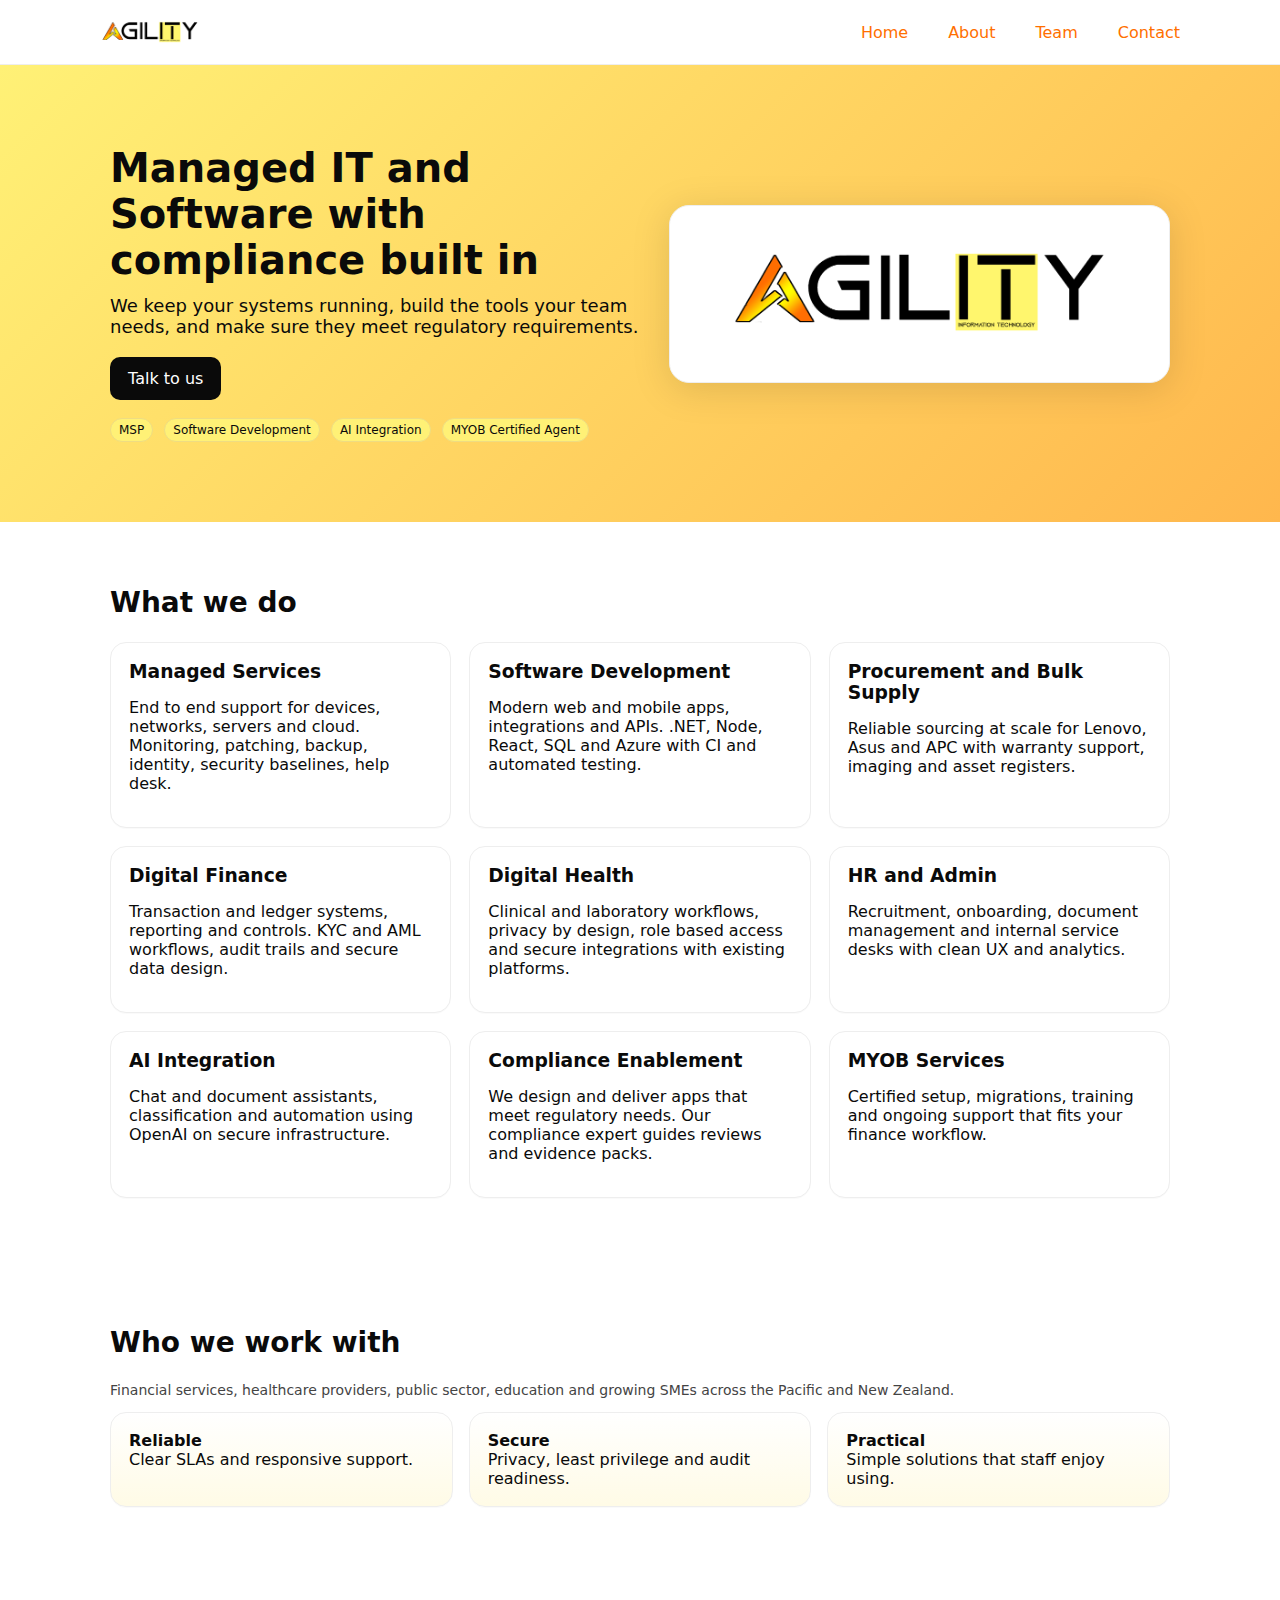
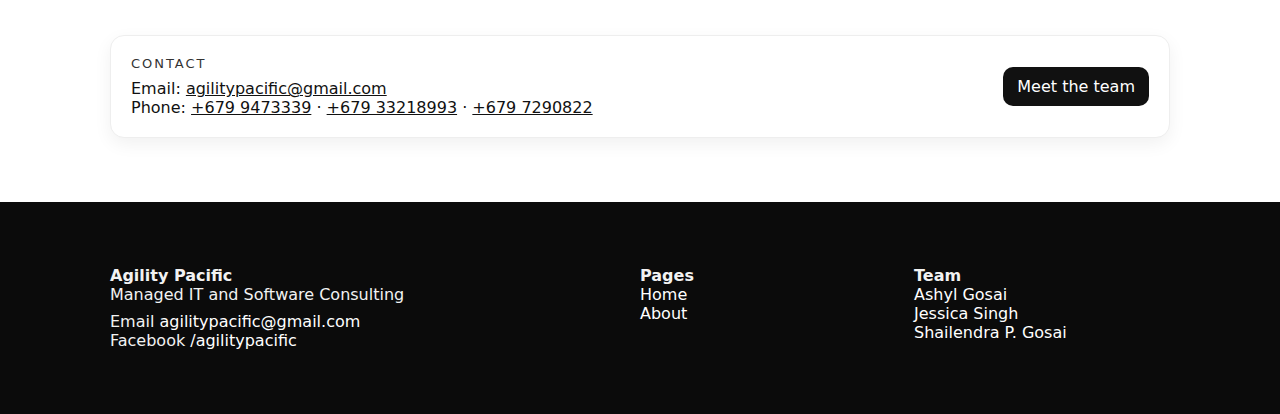
<file: index.html>
﻿<!doctype html>
<html lang="en">
<head>
  <meta charset="utf-8">
  <meta name="viewport" content="width=device-width, initial-scale=1"/>
  <title>Agility Pacific - Managed IT, Software, AI and Compliance</title>
  <meta name="description" content="Agility Pacific is a Fiji based MSP and software consultancy delivering managed IT, digital finance, digital health, HR systems, AI integration and MYOB services."/>
  <link rel="icon" href="assets/img/favicon.png" sizes="any" type="image/png"/>
  <link rel="stylesheet" href="assets/css/styles.css"/>
  <script defer src="assets/js/main.js"></script>
</head>
<body>
<div class="header">
  <div class="container nav">
    <a class="brand" href="index.html">
      <img src="assets/img/logos/ag_logo.png" onerror="this.src='assets/img/logos/ag_logo_3.png'" alt="Agility logo"/>
    </a>
    <nav class="menu">
      <a href="index.html">Home</a>
      <a href="about.html">About</a>
      <a href="about.html#team">Team</a>
      <a href="index.html#contact">Contact</a>
    </nav>
    <button class="mobile" onclick="toggleMenu()">â˜°</button>
  </div>
</div>

<section class="hero">
  <div class="container wrap">
    <div>
      <h2>Managed IT and Software with compliance built in</h2>
      <p>We keep your systems running, build the tools your team needs, and make sure they meet regulatory requirements.</p>
      <a class="cta" href="#contact">Talk to us</a>
      <div style="margin-top:18px">
        <span class="badge">MSP</span>
        <span class="badge">Software Development</span>
        <span class="badge">AI Integration</span>
        <span class="badge">MYOB Certified Agent</span>
      </div>
    </div>
    <div style="text-align:right">
      <span class="hero-logo">
        <img src="assets/img/logos/ag_logo_1.png" alt="Agility emblem" style="height:140px;width:auto"/>
      </span>
    </div>
  </div>
</section>

<section class="section">
  <div class="container">
    <h2>What we do</h2>
    <div class="grid">
      <div class="card">
        <h3>Managed Services</h3>
        <p>End to end support for devices, networks, servers and cloud. Monitoring, patching, backup, identity, security baselines, help desk.</p>
      </div>
      <div class="card">
        <h3>Software Development</h3>
        <p>Modern web and mobile apps, integrations and APIs. .NET, Node, React, SQL and Azure with CI and automated testing.</p>
      </div>
      <div class="card">
        <h3>Procurement and Bulk Supply</h3>
        <p>Reliable sourcing at scale for Lenovo, Asus and APC with warranty support, imaging and asset registers.</p>
      </div>
      <div class="card">
        <h3>Digital Finance</h3>
        <p>Transaction and ledger systems, reporting and controls. KYC and AML workflows, audit trails and secure data design.</p>
      </div>
      <div class="card">
        <h3>Digital Health</h3>
        <p>Clinical and laboratory workflows, privacy by design, role based access and secure integrations with existing platforms.</p>
      </div>
      <div class="card">
        <h3>HR and Admin</h3>
        <p>Recruitment, onboarding, document management and internal service desks with clean UX and analytics.</p>
      </div>
      <div class="card">
        <h3>AI Integration</h3>
        <p>Chat and document assistants, classification and automation using OpenAI on secure infrastructure.</p>
      </div>
      <div class="card">
        <h3>Compliance Enablement</h3>
        <p>We design and deliver apps that meet regulatory needs. Our compliance expert guides reviews and evidence packs.</p>
      </div>
      <div class="card">
        <h3>MYOB Services</h3>
        <p>Certified setup, migrations, training and ongoing support that fits your finance workflow.</p>
      </div>
    </div>
  </div>
</section>

<section class="section">
  <div class="container">
    <h2>Who we work with</h2>
    <p class="note">Financial services, healthcare providers, public sector, education and growing SMEs across the Pacific and New Zealand.</p>
    <div class="values">
      <div class="card"><strong>Reliable</strong><br/>Clear SLAs and responsive support.</div>
      <div class="card"><strong>Secure</strong><br/>Privacy, least privilege and audit readiness.</div>
      <div class="card"><strong>Practical</strong><br/>Simple solutions that staff enjoy using.</div>
    </div>
  </div>
</section>

<section id="contact" class="section">
  <div class="container">
    <div class="cta-bar">
      <div>
        <div class="kicker">Contact</div>
        <div>Email: <a href="mailto:agilitypacific@gmail.com">agilitypacific@gmail.com</a></div>
        <div>Phone: <a href="tel:+6799473339">+679 9473339</a> &middot; <a href="tel:+67933218993">+679 33218993</a> &middot; <a href="tel:+6797290822">+679 7290822</a></div>
      </div>
      <a class="cta-btn" href="about.html#team">Meet the team</a>
    </div>
  </div>
</section>

<footer class="footer section">
  <div class="container grid">
    <div>
      <strong>Agility Pacific</strong><br/>
      Managed IT and Software Consulting
      <div style="margin-top:8px">Email <a href="mailto:agilitypacific@gmail.com">agilitypacific@gmail.com</a></div>
      <div>Facebook <a href="https://www.facebook.com/agilitypacific">/agilitypacific</a></div>
    </div>
    <div>
      <strong>Pages</strong><br/>
      <a href="index.html">Home</a><br/>
      <a href="about.html">About</a>
    </div>
    <div>
      <strong>Team</strong><br/>
      <a href="https://www.linkedin.com/in/agosaicomputerengineer/" target="_blank" rel="noopener">Ashyl Gosai</a><br/>
      <a href="https://www.linkedin.com/in/jessica-singh-96aa4922a/" target="_blank" rel="noopener">Jessica Singh</a><br/>
      <a href="https://www.linkedin.com/in/shailendra-prasad-gosai-08a70b14a/" target="_blank" rel="noopener">Shailendra P. Gosai</a>
    </div>
  </div>
</footer>
</body>
</html>
</file>
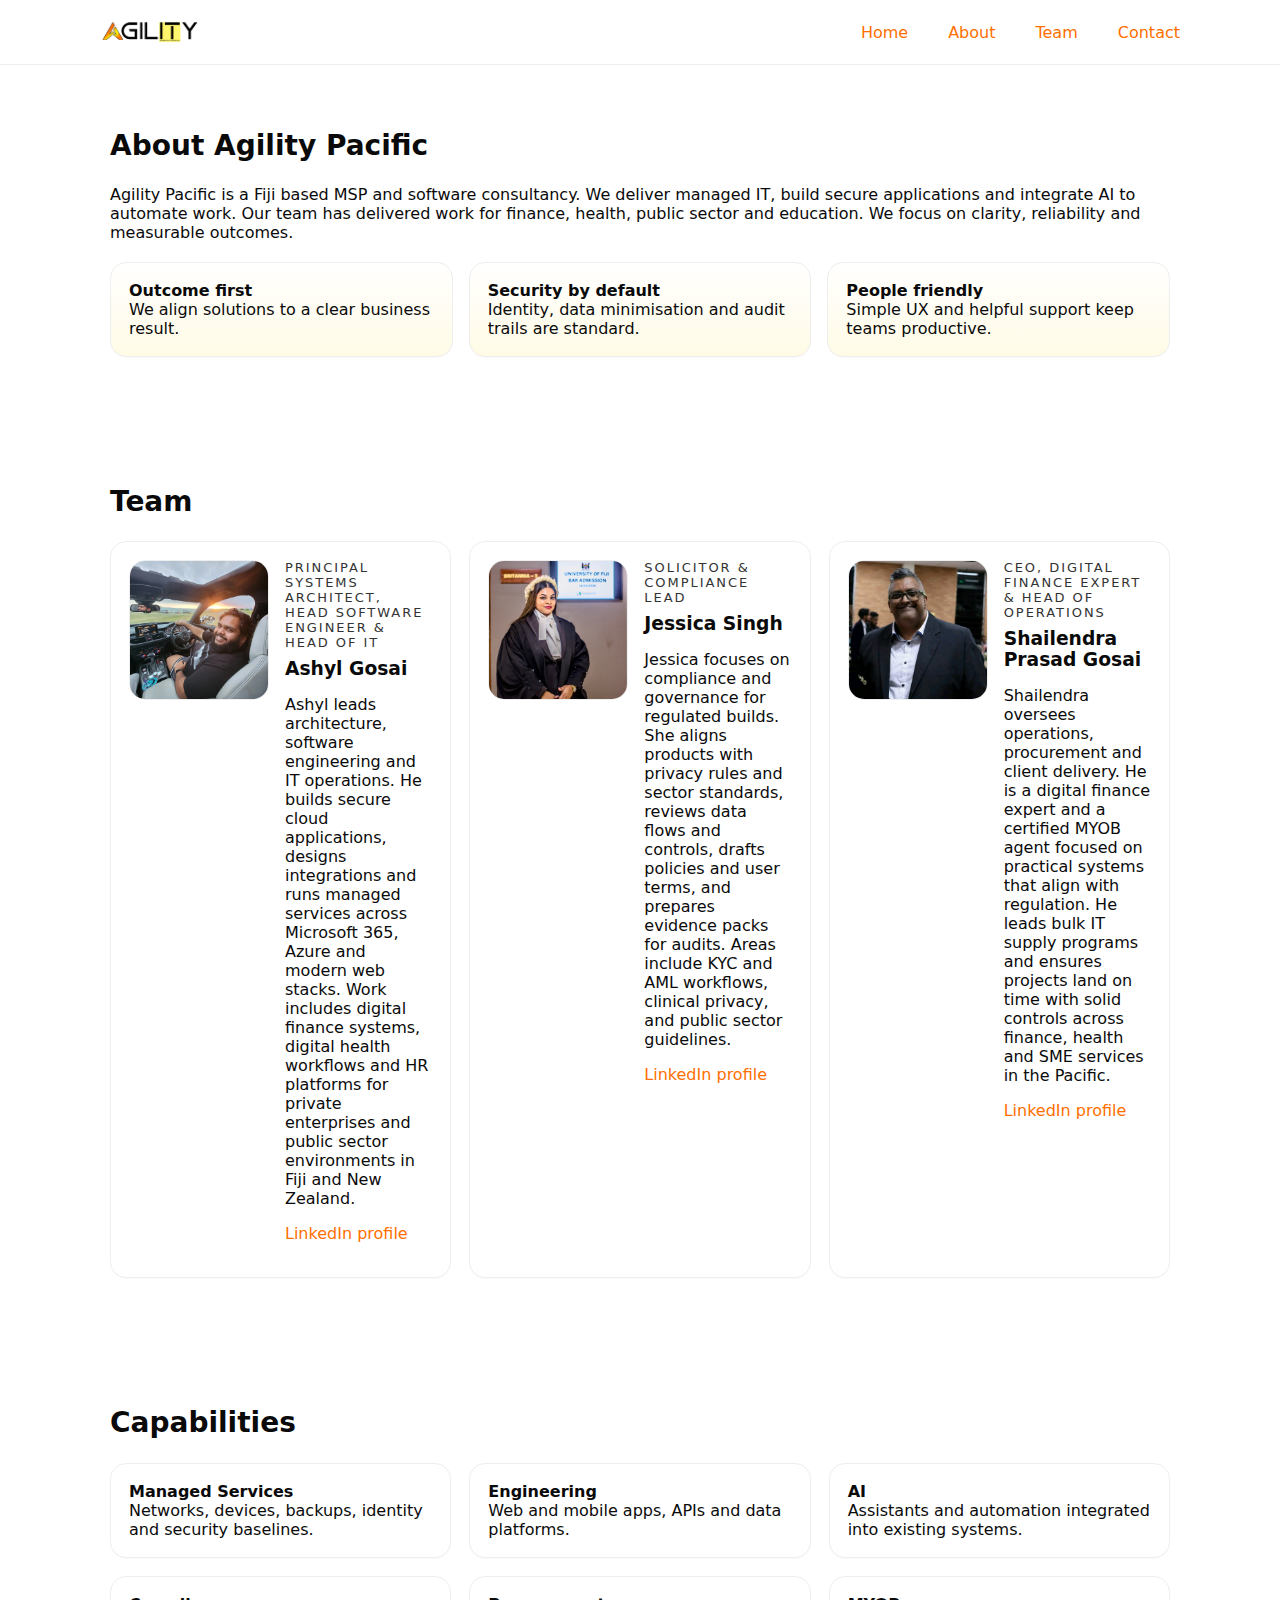
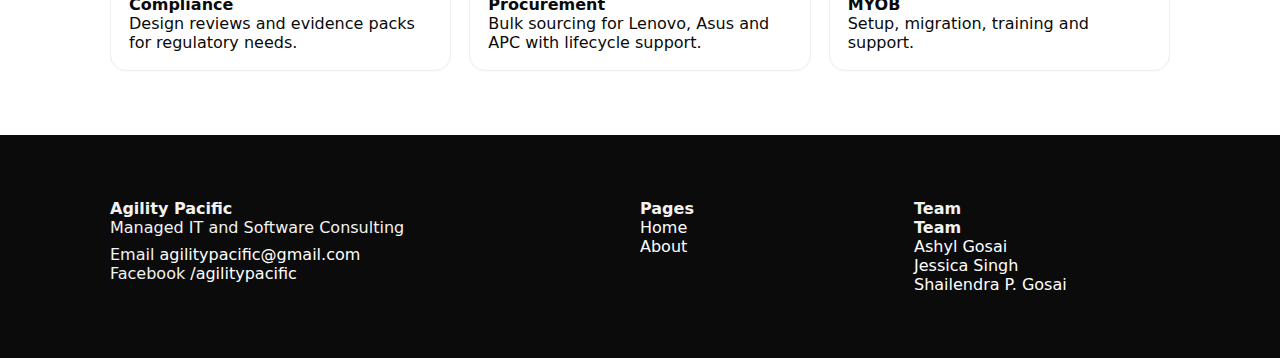
<file: about.html>
<!doctype html>
<html lang="en">
<head>
  <meta charset="utf-8">
  <meta name="viewport" content="width=device-width, initial-scale=1"/>
  <title>About — Agility Pacific</title>
  <meta name="description" content="About Agility Pacific. Team bios for Ashyl Gosai and Shailendra Prasad Gosai, our approach and values."/>
  <link rel="icon" href="assets/img/favicon.png" sizes="any" type="image/png"/>
  <link rel="stylesheet" href="assets/css/styles.css"/>
  <script defer src="assets/js/main.js"></script>
</head>
<body>
<div class="header">
  <div class="container nav">
    <a class="brand" href="index.html">
      <img src="assets/img/logos/ag_logo.png" onerror="this.src='assets/img/logos/ag_logo_3.png'" alt="Agility logo"/>
    </a>
    <nav class="menu">
      <a href="index.html">Home</a>
      <a href="about.html">About</a>
      <a href="about.html#team">Team</a>
      <a href="index.html#contact">Contact</a>
    </nav>
    <button class="mobile" onclick="toggleMenu()">☰</button>
  </div>
</div>

<section class="section">
  <div class="container">
    <h2>About Agility Pacific</h2>
    <p>Agility Pacific is a Fiji based MSP and software consultancy. We deliver managed IT, build secure applications and integrate AI to automate work. Our team has delivered work for finance, health, public sector and education. We focus on clarity, reliability and measurable outcomes.</p>
    <div class="values" style="margin-top:20px">
      <div class="card"><strong>Outcome first</strong><br/>We align solutions to a clear business result.</div>
      <div class="card"><strong>Security by default</strong><br/>Identity, data minimisation and audit trails are standard.</div>
      <div class="card"><strong>People friendly</strong><br/>Simple UX and helpful support keep teams productive.</div>
    </div>
  </div>
</section>

<section id="team" class="section">
  <div class="container">
    <h2>Team</h2>
    <div class="team">
      <div class="card">
        <img src="assets/img/team/Ashyl.jfif" alt="Ashyl Gosai"/>
        <div>
          <div class="kicker">Principal Systems Architect, Head Software Engineer & Head of IT</div>
          <h3>Ashyl Gosai</h3>
          <p>Ashyl leads architecture, software engineering and IT operations. He builds secure cloud applications, designs integrations and runs managed services across Microsoft 365, Azure and modern web stacks. Work includes digital finance systems, digital health workflows and HR platforms for private enterprises and public sector environments in Fiji and New Zealand.</p>
          <p><a href="https://www.linkedin.com/in/agosaicomputerengineer/" target="_blank" rel="noopener">LinkedIn profile</a></p>
        </div>
      </div>

      <div class="card">
        <img src="assets/img/team/Jessica.jfif" alt="Jessica Singh"/>
        <div>
          <div class="kicker">Solicitor & Compliance Lead</div>
          <h3>Jessica Singh</h3>
          <p>Jessica focuses on compliance and governance for regulated builds. She aligns products with privacy rules and sector standards, reviews data flows and controls, drafts policies and user terms, and prepares evidence packs for audits. Areas include KYC and AML workflows, clinical privacy, and public sector guidelines.</p>
          <p><a href="https://www.linkedin.com/in/jessica-singh-96aa4922a/" target="_blank" rel="noopener">LinkedIn profile</a></p>
        </div>
      </div>

      <div class="card">
        <img src="assets/img/team/Shailendra.jfif" alt="Shailendra Prasad Gosai"/>
        <div>
          <div class="kicker">CEO, Digital Finance Expert & Head of Operations</div>
          <h3>Shailendra Prasad Gosai</h3>
          <p>Shailendra oversees operations, procurement and client delivery. He is a digital finance expert and a certified MYOB agent focused on practical systems that align with regulation. He leads bulk IT supply programs and ensures projects land on time with solid controls across finance, health and SME services in the Pacific.</p>
          <p><a href="https://www.linkedin.com/in/shailendra-prasad-gosai-08a70b14a/" target="_blank" rel="noopener">LinkedIn profile</a></p>
        </div>
      </div>
    </div>
  </div>
</section>

<section class="section">
  <div class="container">
    <h2>Capabilities</h2>
    <div class="grid">
      <div class="card"><strong>Managed Services</strong><br/>Networks, devices, backups, identity and security baselines.</div>
      <div class="card"><strong>Engineering</strong><br/>Web and mobile apps, APIs and data platforms.</div>
      <div class="card"><strong>AI</strong><br/>Assistants and automation integrated into existing systems.</div>
      <div class="card"><strong>Compliance</strong><br/>Design reviews and evidence packs for regulatory needs.</div>
      <div class="card"><strong>Procurement</strong><br/>Bulk sourcing for Lenovo, Asus and APC with lifecycle support.</div>
      <div class="card"><strong>MYOB</strong><br/>Setup, migration, training and support.</div>
    </div>
  </div>
</section>

<footer class="footer section">
  <div class="container grid">
    <div>
      <strong>Agility Pacific</strong><br/>
      Managed IT and Software Consulting
      <div style="margin-top:8px">Email <a href="mailto:agilitypacific@gmail.com">agilitypacific@gmail.com</a></div>
      <div>Facebook <a href="https://www.facebook.com/agilitypacific">/agilitypacific</a></div>
    </div>
    <div>
      <strong>Pages</strong><br/>
      <a href="index.html">Home</a><br/>
      <a href="about.html">About</a>
    </div>
    <div>
      <strong>Team</strong><br/>
      <strong>Team</strong><br/>
      <a href="https://www.linkedin.com/in/agosaicomputerengineer/" target="_blank" rel="noopener">Ashyl Gosai</a><br/>
      <a href="https://www.linkedin.com/in/jessica-singh-96aa4922a/" target="_blank" rel="noopener">Jessica Singh</a><br/>
      <a href="https://www.linkedin.com/in/shailendra-prasad-gosai-08a70b14a/" target="_blank" rel="noopener">Shailendra P. Gosai</a>
    </div>
  </div>
</footer>
</body>
</html>
</file>
<file: assets/css/styles.css>
﻿
:root{
  --brand-yellow:#fff176;
  --brand-orange:#ffb74d;
  --brand-deep:#ff6f00;
  --ink:#0a0a0a;
  --bg:#ffffff;
}

*{box-sizing:border-box}
html,body{margin:0;padding:0;font-family:Inter,system-ui,-apple-system,Segoe UI,Roboto,Ubuntu,Cantarell,'Helvetica Neue',Arial,'Noto Sans',sans-serif;color:var(--ink);background:var(--bg);}
a{color:var(--brand-deep);text-decoration:none}
a:hover{text-decoration:underline}
.container{max-width:1100px;margin:0 auto;padding:0 20px}
.header{position:sticky;top:0;background:#fff;border-bottom:1px solid #eee;z-index:20}
.nav{display:flex;align-items:center;justify-content:space-between;padding:14px 0}
.brand{display:flex;gap:12px;align-items:center}
.brand img{height:36px;width:auto}
.brand h1{font-size:18px;margin:0;letter-spacing:.5px}
.menu{display:flex;gap:20px;align-items:center}
.menu a{padding:8px 10px;border-radius:8px}
.menu a.active, .menu a:hover{background:var(--brand-yellow)}
.hero{background:linear-gradient(135deg,var(--brand-yellow),var(--brand-orange));padding:80px 0}
.hero .wrap{display:grid;grid-template-columns:1.2fr .8fr;gap:30px;align-items:center}
.hero h2{font-size:40px;margin:0 0 12px 0}
.hero p{font-size:18px;margin:0 0 20px 0}
.cta{display:inline-block;background:var(--ink);color:#fff;padding:12px 18px;border-radius:10px}
.grid{display:grid;gap:18px;grid-template-columns:repeat(3,1fr)}
.card{border:1px solid #eee;border-radius:16px;padding:18px;background:#fff;box-shadow:0 1px 0 rgba(0,0,0,.02)}
.card h3{margin:0 0 8px 0}
.badge{display:inline-block;background:var(--brand-yellow);border:1px solid #eedc82;padding:4px 8px;border-radius:999px;font-size:12px;margin-right:6px}
.section{padding:64px 0}
.section h2{margin-top:0;font-size:28px}
.footer{background:#0b0b0b;color:#f2f2f2}
.footer a{color:#fff}
.footer .grid{grid-template-columns:2fr 1fr 1fr}
.note{font-size:14px;color:#444}
.hero-logo{
  filter:drop-shadow(0px 6px 18px rgba(0,0,0,.12));
  border-radius:20px;
  background:#fff;           /* white card */
  border:1px solid #eee;     /* subtle outline so it stands off the gradient */
  padding:16px;              /* a bit more breathing room */
  display:inline-block;
}
.values{display:grid;gap:16px;grid-template-columns:repeat(3,1fr)}
.values .card{background:linear-gradient(180deg,#fff, #fffbe6)}
.team{display:grid;gap:18px;grid-template-columns:repeat(3,1fr)}
.team .card{display:flex;gap:16px;align-items:flex-start}
.team img{width:140px;height:140px;object-fit:cover;border-radius:16px;border:1px solid #eee}
.kicker{font-size:13px;letter-spacing:.15em;text-transform:uppercase;color:#333;margin-bottom:8px}
/* Contact bar — white card */
.cta-bar{
  background:#ffffff;
  color:#111111;
  padding:20px;
  border-radius:14px;
  border:1px solid #eee;
  box-shadow:0 6px 18px rgba(0,0,0,.06);
  display:flex;
  justify-content:space-between;
  align-items:center;
  gap:16px;
  flex-wrap:wrap;
}

/* Normal links inside contact */
.cta-bar a{
  color:#111111;
  text-decoration:underline;
}
.cta-bar a:hover{ text-decoration:none; }

/* Right-side CTA button */
.cta-bar .cta-btn{
  background:#111111;
  color:#ffffff;
  padding:10px 14px;
  border-radius:10px;
  text-decoration:none;
  white-space:nowrap;
}
.cta-bar .cta-btn:hover{ opacity:.9; }

.mobile{display:none}
@media (max-width: 860px){
  .grid{grid-template-columns:1fr}
  .values{grid-template-columns:1fr}
  .team{grid-template-columns:1fr}
  .hero .wrap{grid-template-columns:1fr}
  .menu{display:none}
  .mobile{display:block}
}
</file>
